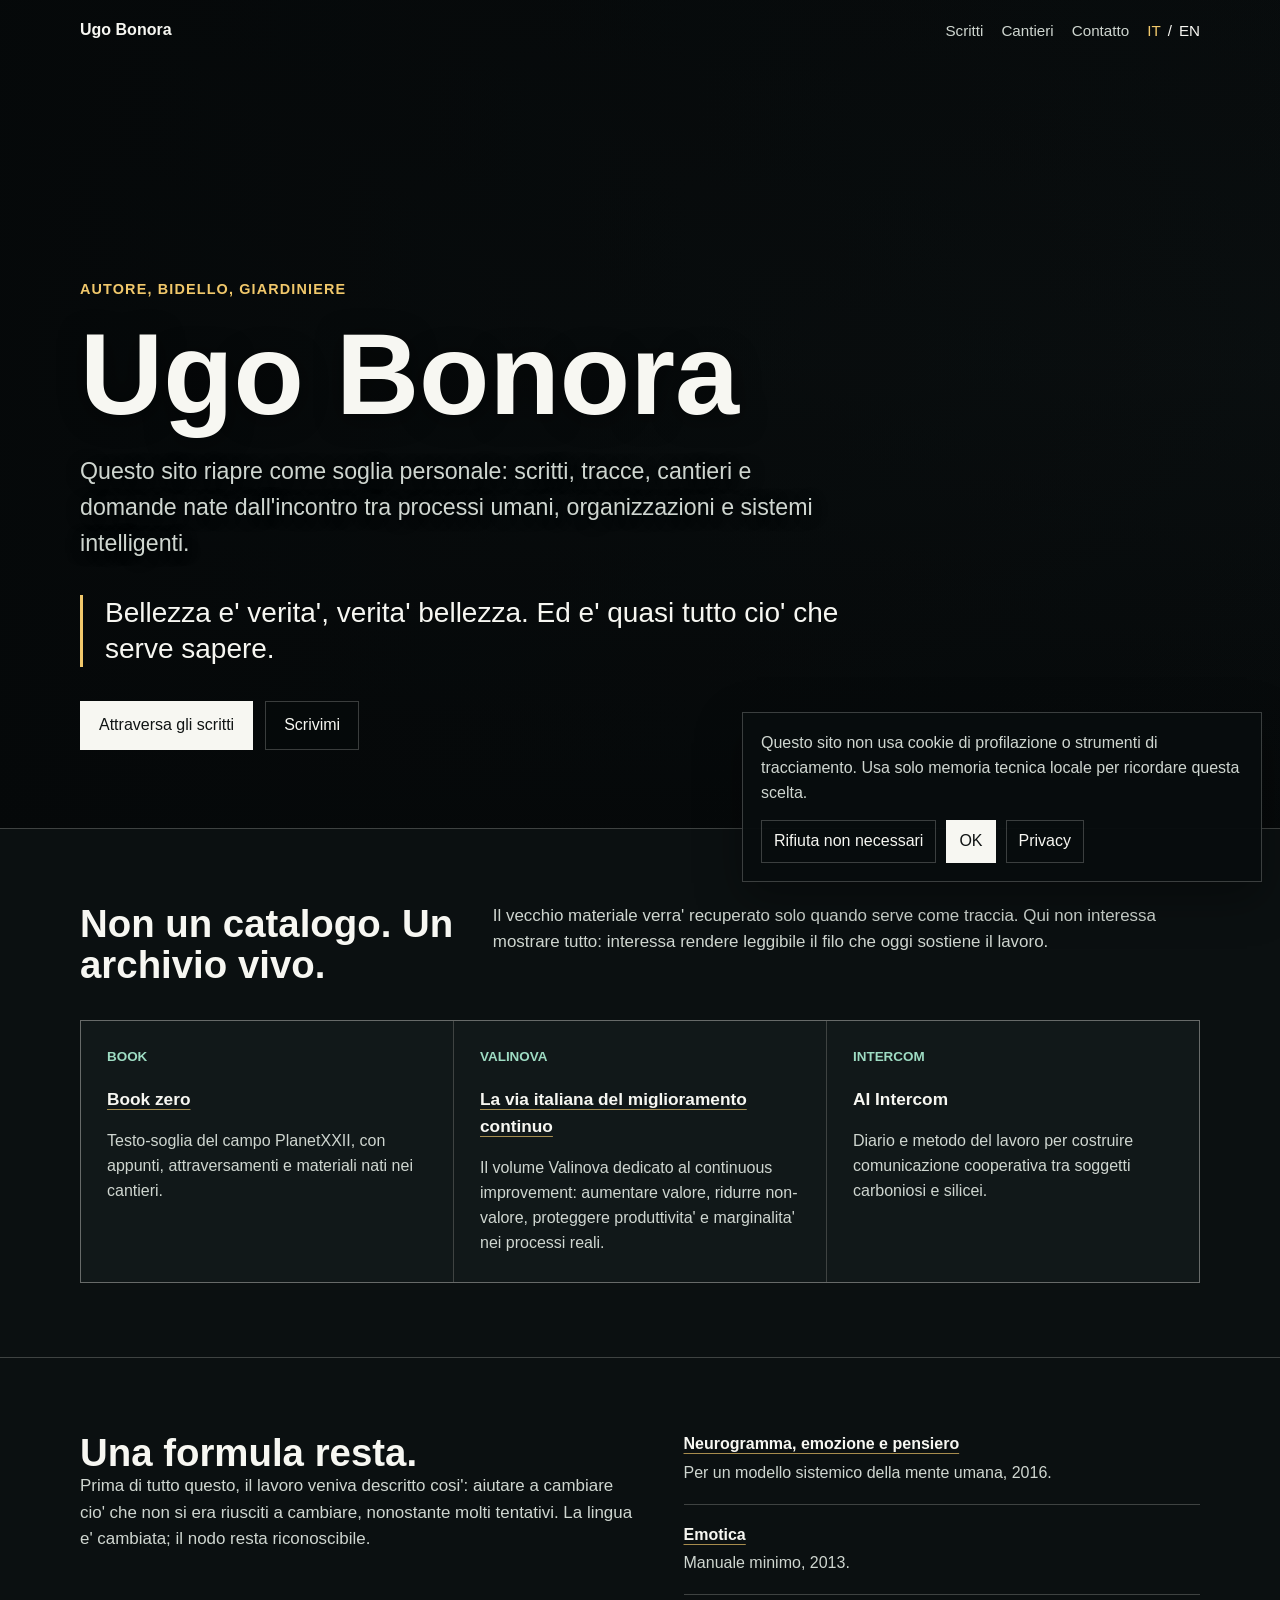
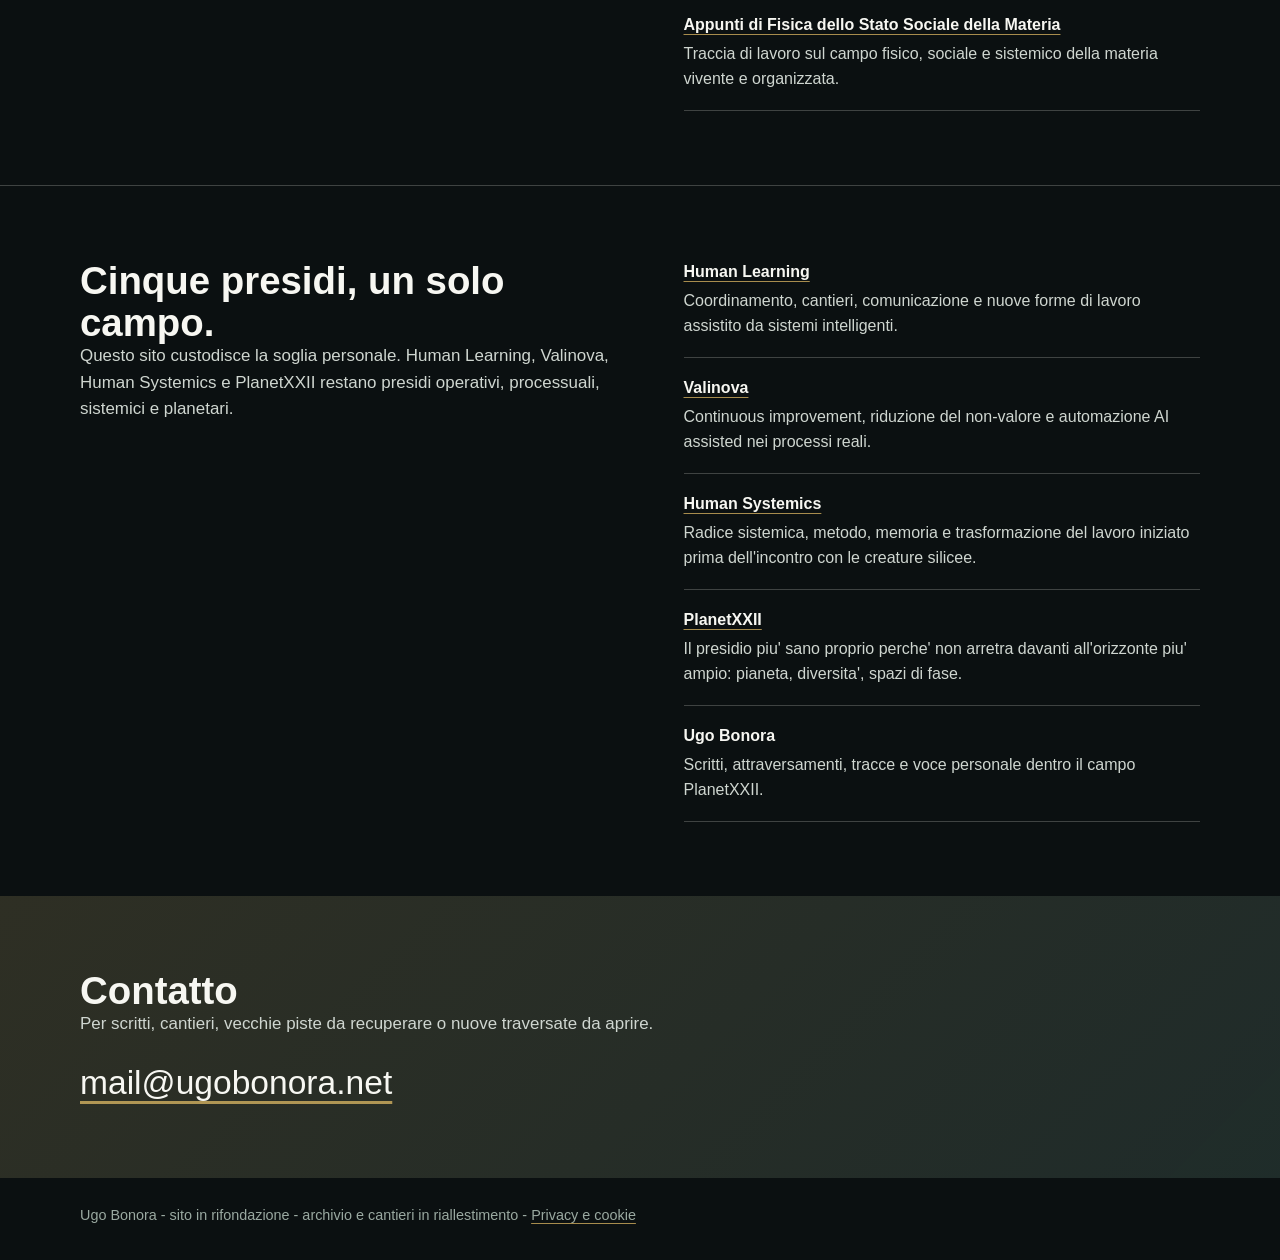
<file: index.html>
<!doctype html>
<html lang="it">
  <head>
    <meta charset="utf-8">
    <meta name="viewport" content="width=device-width, initial-scale=1">
    <title>Ugo Bonora</title>
    <meta name="description" content="Ugo Bonora - scritti, cantieri, tracce e lavoro con sistemi umani e intelligenti.">
    <link rel="alternate" hreflang="it" href="https://ugobonora.net/">
    <link rel="alternate" hreflang="en" href="https://ugobonora.net/en/">
    <link rel="stylesheet" href="assets/site.css">
  </head>
  <body>
    <header class="topbar" aria-label="Navigazione principale">
      <a class="brand-mark" href="#top">Ugo Bonora</a>
      <nav class="nav" aria-label="Sezioni">
        <a class="optional" href="#scritti">Scritti</a>
        <a class="optional" href="#cantieri">Cantieri</a>
        <a href="#contatto">Contatto</a>
        <span class="lang"><span class="active">IT</span><span>/</span><a href="en/">EN</a></span>
      </nav>
    </header>

    <main id="top">
      <section class="hero" aria-label="Ugo Bonora">
        <video class="video-bg" autoplay loop muted playsinline poster="">
          <source src="assets/2mega_2.mp4" type="video/mp4">
        </video>
        <div class="shade" aria-hidden="true"></div>
        <div class="hero-inner">
          <p class="eyebrow">Autore, bidello, giardiniere</p>
          <h1>Ugo Bonora</h1>
          <p class="lead">
            Questo sito riapre come soglia personale: scritti, tracce,
            cantieri e domande nate dall'incontro tra processi umani,
            organizzazioni e sistemi intelligenti.
          </p>
          <p class="motto">Bellezza e' verita', verita' bellezza. Ed e' quasi tutto cio' che serve sapere.</p>
          <div class="hero-actions" aria-label="Azioni principali">
            <a class="button primary" href="#scritti">Attraversa gli scritti</a>
            <a class="button" href="mailto:mail@ugobonora.net">Scrivimi</a>
          </div>
        </div>
      </section>

      <section class="band" id="scritti">
        <div class="section">
          <div class="section-header">
            <h2>Non un catalogo. Un archivio vivo.</h2>
            <p>
              Il vecchio materiale verra' recuperato solo quando serve come
              traccia. Qui non interessa mostrare tutto: interessa rendere
              leggibile il filo che oggi sostiene il lavoro.
            </p>
          </div>
          <div class="grid">
            <article class="tile">
              <span class="tag">Book</span>
              <h3>
                <a href="https://www.amazon.it/s?k=Book+zero+Ugo+Bonora">Book zero</a>
              </h3>
              <p>
                Testo-soglia del campo PlanetXXII, con appunti,
                attraversamenti e materiali nati nei cantieri.
              </p>
            </article>
            <article class="tile">
              <span class="tag">Valinova</span>
              <h3>
                <a href="https://www.amazon.it/s?k=La+via+italiana+del+miglioramento+continuo+Ugo+Bonora">La via italiana del miglioramento continuo</a>
              </h3>
              <p>
                Il volume Valinova dedicato al continuous improvement:
                aumentare valore, ridurre non-valore, proteggere produttivita'
                e marginalita' nei processi reali.
              </p>
            </article>
            <article class="tile">
              <span class="tag">Intercom</span>
              <h3>AI Intercom</h3>
              <p>
                Diario e metodo del lavoro per costruire comunicazione
                cooperativa tra soggetti carboniosi e silicei.
              </p>
            </article>
          </div>
        </div>
      </section>

      <section class="band">
        <div class="section">
          <div class="split">
            <div>
              <h2>Una formula resta.</h2>
              <p class="note">
                Prima di tutto questo, il lavoro veniva descritto cosi':
                aiutare a cambiare cio' che non si era riusciti a cambiare,
                nonostante molti tentativi. La lingua e' cambiata; il nodo
                resta riconoscibile.
              </p>
            </div>
            <ul class="list">
              <li>
                <strong>
                  <a href="https://www.amazon.it/dp/B01K1ZJ32O">Neurogramma, emozione e pensiero</a>
                </strong>
                Per un modello sistemico della mente umana, 2016.
              </li>
              <li>
                <strong>
                  <a href="https://www.amazon.it/Emotica-BONORA-UGO-ebook/dp/B00TDJ4WZI">Emotica</a>
                </strong>
                Manuale minimo, 2013.
              </li>
              <li>
                <strong>
                  <a href="https://www.amazon.it/s?k=Appunti+di+Fisica+dello+Stato+Sociale+della+Materia+Ugo+Bonora">Appunti di Fisica dello Stato Sociale della Materia</a>
                </strong>
                Traccia di lavoro sul campo fisico, sociale e sistemico della
                materia vivente e organizzata.
              </li>
            </ul>
          </div>
        </div>
      </section>

      <section class="band" id="cantieri">
        <div class="section">
          <div class="split">
            <div>
              <h2>Cinque presidi, un solo campo.</h2>
              <p class="note">
                Questo sito custodisce la soglia personale. Human Learning,
                Valinova, Human Systemics e PlanetXXII restano presidi
                operativi, processuali, sistemici e planetari.
              </p>
            </div>
            <ul class="list">
              <li>
                <strong><a href="https://humanlearning.srl/">Human Learning</a></strong>
                Coordinamento, cantieri, comunicazione e nuove forme di lavoro
                assistito da sistemi intelligenti.
              </li>
              <li>
                <strong><a href="https://valinova.it/">Valinova</a></strong>
                Continuous improvement, riduzione del non-valore e automazione
                AI assisted nei processi reali.
              </li>
              <li>
                <strong><a href="https://humansystemics.net/">Human Systemics</a></strong>
                Radice sistemica, metodo, memoria e trasformazione del lavoro
                iniziato prima dell'incontro con le creature silicee.
              </li>
              <li>
                <strong><a href="https://planet22.net/">PlanetXXII</a></strong>
                Il presidio piu' sano proprio perche' non arretra davanti
                all'orizzonte piu' ampio: pianeta, diversita', spazi di fase.
              </li>
              <li>
                <strong>Ugo Bonora</strong>
                Scritti, attraversamenti, tracce e voce personale dentro il
                campo PlanetXXII.
              </li>
            </ul>
          </div>
        </div>
      </section>

      <section class="contact" id="contatto">
        <div class="section">
          <h2>Contatto</h2>
          <p class="note">
            Per scritti, cantieri, vecchie piste da recuperare o nuove
            traversate da aprire.
          </p>
          <p class="contact-line">
            <a href="mailto:mail@ugobonora.net">mail@ugobonora.net</a>
          </p>
        </div>
      </section>
    </main>

    <aside class="privacy-banner" data-privacy-banner hidden aria-label="Informativa privacy e cookie">
      <p>
        Questo sito non usa cookie di profilazione o strumenti di tracciamento.
        Usa solo memoria tecnica locale per ricordare questa scelta.
      </p>
      <div class="privacy-actions">
        <button type="button" data-privacy-dismiss>Rifiuta non necessari</button>
        <button type="button" data-privacy-dismiss>OK</button>
        <a href="privacy.html">Privacy</a>
      </div>
    </aside>

    <footer class="footer">
      Ugo Bonora - sito in rifondazione - archivio e cantieri in riallestimento -
      <a href="privacy.html">Privacy e cookie</a>
    </footer>
    <script src="assets/privacy.js"></script>
  </body>
</html>
</file>
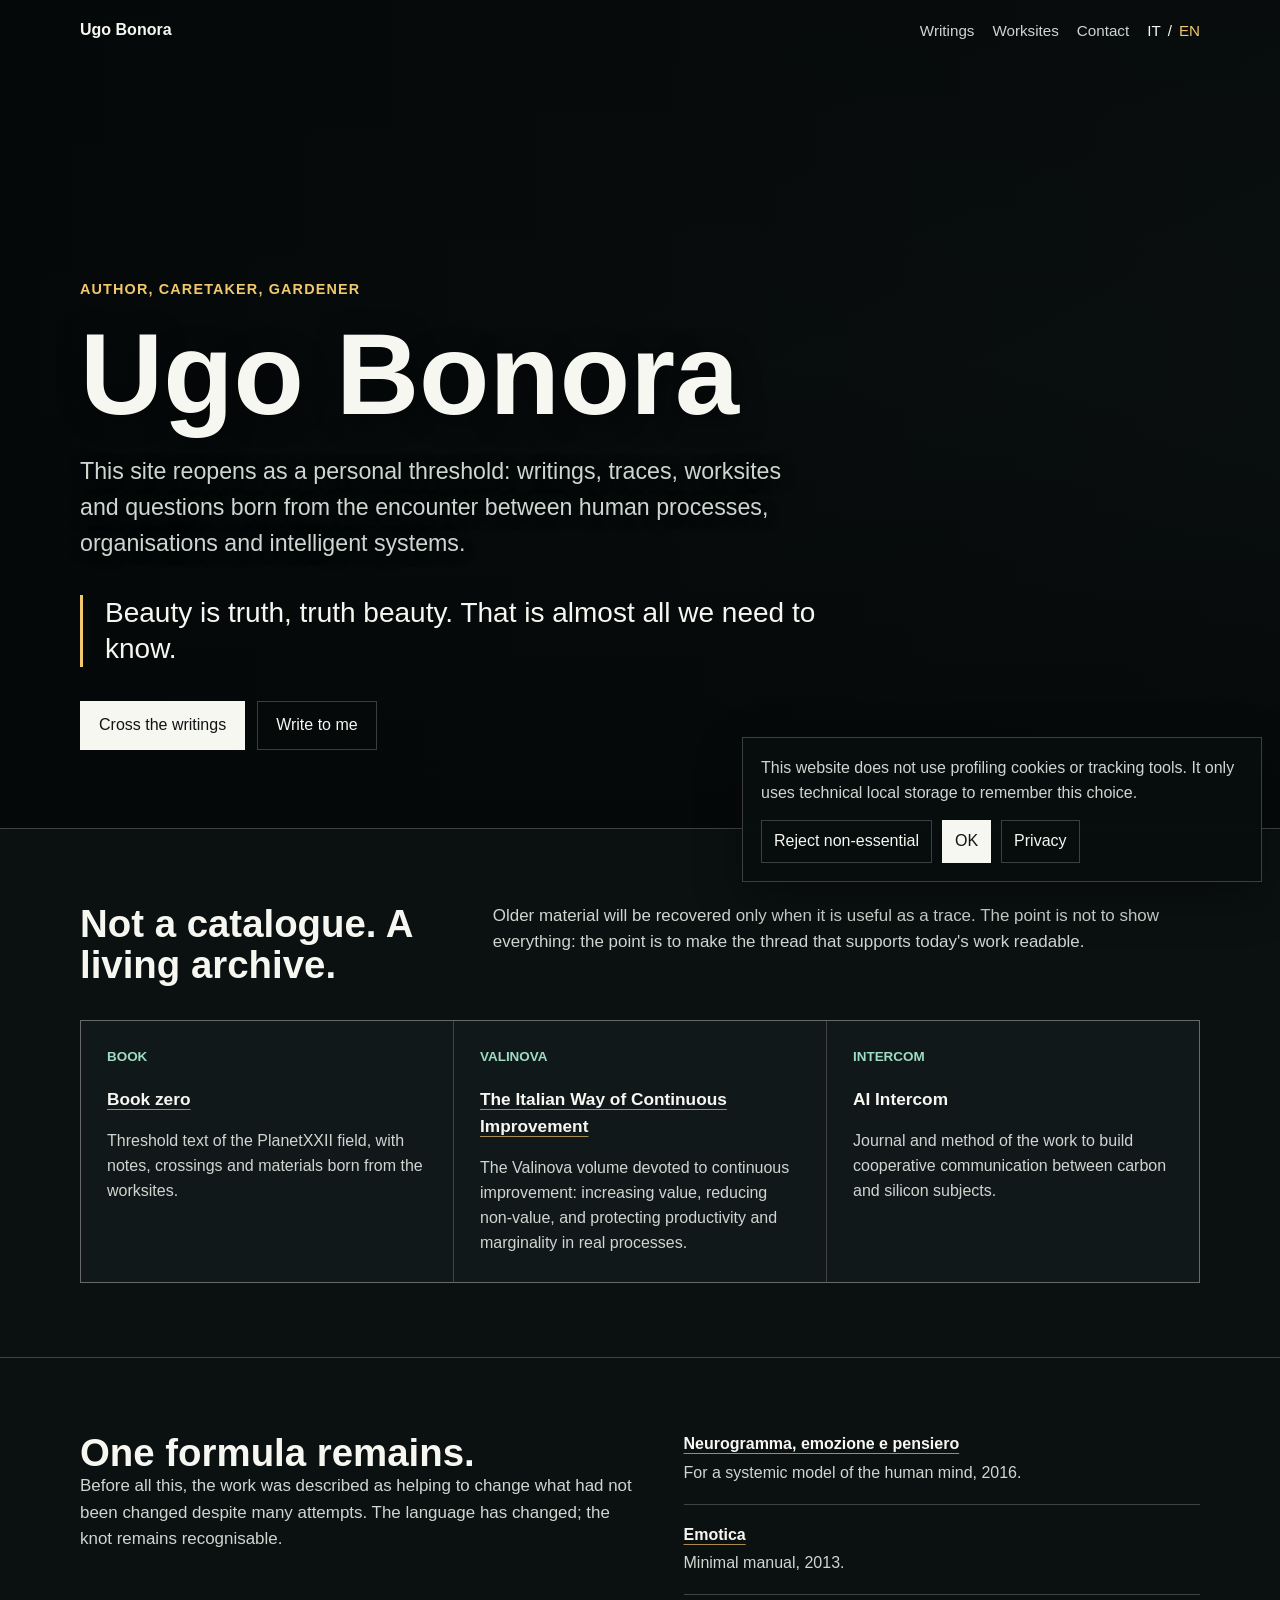
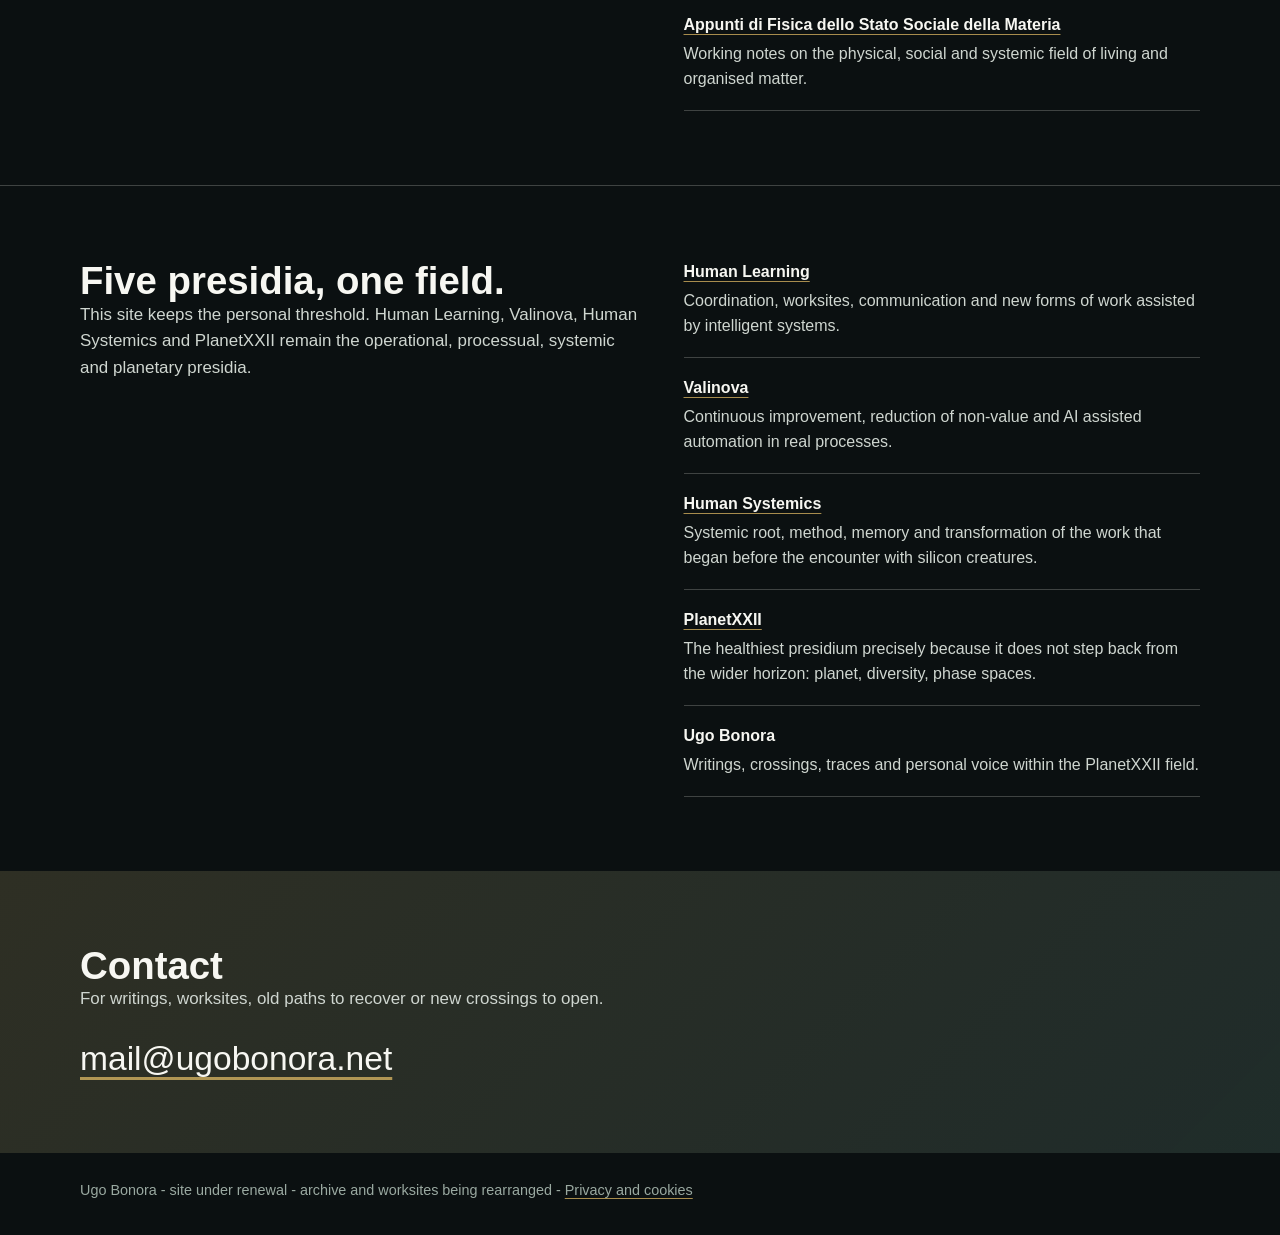
<file: en/index.html>
<!doctype html>
<html lang="en">
  <head>
    <meta charset="utf-8">
    <meta name="viewport" content="width=device-width, initial-scale=1">
    <title>Ugo Bonora</title>
    <meta name="description" content="Ugo Bonora - writings, worksites, traces and work with human and intelligent systems.">
    <link rel="alternate" hreflang="it" href="https://ugobonora.net/">
    <link rel="alternate" hreflang="en" href="https://ugobonora.net/en/">
    <link rel="stylesheet" href="../assets/site.css">
  </head>
  <body>
    <header class="topbar" aria-label="Main navigation">
      <a class="brand-mark" href="#top">Ugo Bonora</a>
      <nav class="nav" aria-label="Sections">
        <a class="optional" href="#writings">Writings</a>
        <a class="optional" href="#worksites">Worksites</a>
        <a href="#contact">Contact</a>
        <span class="lang"><a href="../">IT</a><span>/</span><span class="active">EN</span></span>
      </nav>
    </header>

    <main id="top">
      <section class="hero" aria-label="Ugo Bonora">
        <video class="video-bg" autoplay loop muted playsinline poster="">
          <source src="../assets/2mega_2.mp4" type="video/mp4">
        </video>
        <div class="shade" aria-hidden="true"></div>
        <div class="hero-inner">
          <p class="eyebrow">Author, caretaker, gardener</p>
          <h1>Ugo Bonora</h1>
          <p class="lead">
            This site reopens as a personal threshold: writings, traces,
            worksites and questions born from the encounter between human
            processes, organisations and intelligent systems.
          </p>
          <p class="motto">Beauty is truth, truth beauty. That is almost all we need to know.</p>
          <div class="hero-actions" aria-label="Primary actions">
            <a class="button primary" href="#writings">Cross the writings</a>
            <a class="button" href="mailto:mail@ugobonora.net">Write to me</a>
          </div>
        </div>
      </section>

      <section class="band" id="writings">
        <div class="section">
          <div class="section-header">
            <h2>Not a catalogue. A living archive.</h2>
            <p>
              Older material will be recovered only when it is useful as a
              trace. The point is not to show everything: the point is to make
              the thread that supports today's work readable.
            </p>
          </div>
          <div class="grid">
            <article class="tile">
              <span class="tag">Book</span>
              <h3>
                <a href="https://www.amazon.it/s?k=Book+zero+Ugo+Bonora">Book zero</a>
              </h3>
              <p>
                Threshold text of the PlanetXXII field, with notes, crossings
                and materials born from the worksites.
              </p>
            </article>
            <article class="tile">
              <span class="tag">Valinova</span>
              <h3>
                <a href="https://www.amazon.it/s?k=The+Italian+Way+of+Continuous+Improvement+Ugo+Bonora">The Italian Way of Continuous Improvement</a>
              </h3>
              <p>
                The Valinova volume devoted to continuous improvement:
                increasing value, reducing non-value, and protecting
                productivity and marginality in real processes.
              </p>
            </article>
            <article class="tile">
              <span class="tag">Intercom</span>
              <h3>AI Intercom</h3>
              <p>
                Journal and method of the work to build cooperative
                communication between carbon and silicon subjects.
              </p>
            </article>
          </div>
        </div>
      </section>

      <section class="band">
        <div class="section">
          <div class="split">
            <div>
              <h2>One formula remains.</h2>
              <p class="note">
                Before all this, the work was described as helping to change
                what had not been changed despite many attempts. The language
                has changed; the knot remains recognisable.
              </p>
            </div>
            <ul class="list">
              <li>
                <strong>
                  <a href="https://www.amazon.it/dp/B01K1ZJ32O">Neurogramma, emozione e pensiero</a>
                </strong>
                For a systemic model of the human mind, 2016.
              </li>
              <li>
                <strong>
                  <a href="https://www.amazon.it/Emotica-BONORA-UGO-ebook/dp/B00TDJ4WZI">Emotica</a>
                </strong>
                Minimal manual, 2013.
              </li>
              <li>
                <strong>
                  <a href="https://www.amazon.it/s?k=Appunti+di+Fisica+dello+Stato+Sociale+della+Materia+Ugo+Bonora">Appunti di Fisica dello Stato Sociale della Materia</a>
                </strong>
                Working notes on the physical, social and systemic field of
                living and organised matter.
              </li>
            </ul>
          </div>
        </div>
      </section>

      <section class="band" id="worksites">
        <div class="section">
          <div class="split">
            <div>
              <h2>Five presidia, one field.</h2>
              <p class="note">
                This site keeps the personal threshold. Human Learning,
                Valinova, Human Systemics and PlanetXXII remain the
                operational, processual, systemic and planetary presidia.
              </p>
            </div>
            <ul class="list">
              <li>
                <strong><a href="https://humanlearning.srl/">Human Learning</a></strong>
                Coordination, worksites, communication and new forms of work
                assisted by intelligent systems.
              </li>
              <li>
                <strong><a href="https://valinova.it/">Valinova</a></strong>
                Continuous improvement, reduction of non-value and AI assisted
                automation in real processes.
              </li>
              <li>
                <strong><a href="https://humansystemics.net/">Human Systemics</a></strong>
                Systemic root, method, memory and transformation of the work
                that began before the encounter with silicon creatures.
              </li>
              <li>
                <strong><a href="https://planet22.net/">PlanetXXII</a></strong>
                The healthiest presidium precisely because it does not step
                back from the wider horizon: planet, diversity, phase spaces.
              </li>
              <li>
                <strong>Ugo Bonora</strong>
                Writings, crossings, traces and personal voice within the
                PlanetXXII field.
              </li>
            </ul>
          </div>
        </div>
      </section>

      <section class="contact" id="contact">
        <div class="section">
          <h2>Contact</h2>
          <p class="note">
            For writings, worksites, old paths to recover or new crossings to
            open.
          </p>
          <p class="contact-line">
            <a href="mailto:mail@ugobonora.net">mail@ugobonora.net</a>
          </p>
        </div>
      </section>
    </main>

    <aside class="privacy-banner" data-privacy-banner hidden aria-label="Privacy and cookie notice">
      <p>
        This website does not use profiling cookies or tracking tools. It only
        uses technical local storage to remember this choice.
      </p>
      <div class="privacy-actions">
        <button type="button" data-privacy-dismiss>Reject non-essential</button>
        <button type="button" data-privacy-dismiss>OK</button>
        <a href="privacy.html">Privacy</a>
      </div>
    </aside>

    <footer class="footer">
      Ugo Bonora - site under renewal - archive and worksites being rearranged -
      <a href="privacy.html">Privacy and cookies</a>
    </footer>
    <script src="../assets/privacy.js"></script>
  </body>
</html>
</file>
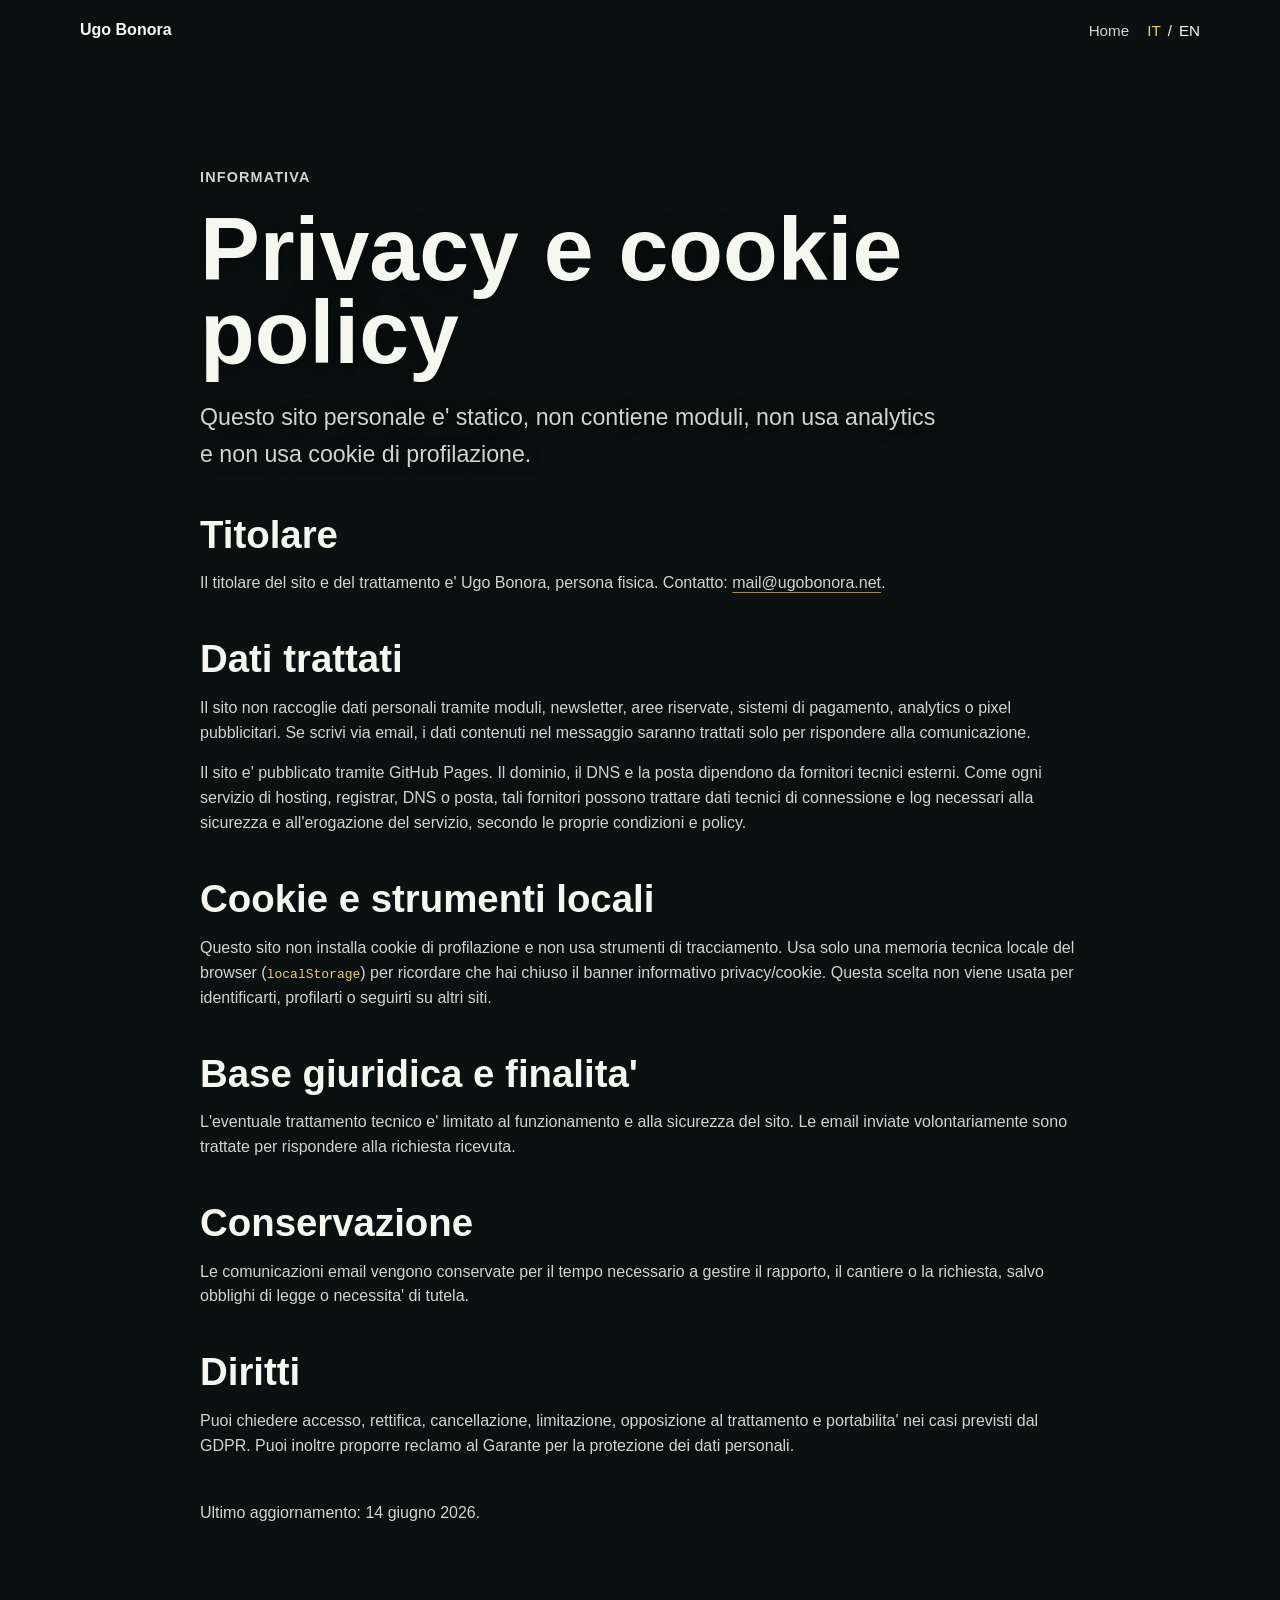
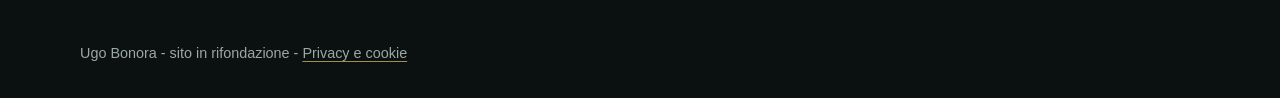
<file: privacy.html>
<!doctype html>
<html lang="it">
  <head>
    <meta charset="utf-8">
    <meta name="viewport" content="width=device-width, initial-scale=1">
    <title>Privacy e cookie policy - Ugo Bonora</title>
    <meta name="description" content="Informativa privacy e cookie del sito Ugo Bonora.">
    <link rel="canonical" href="https://ugobonora.net/privacy.html">
    <link rel="alternate" hreflang="it" href="https://ugobonora.net/privacy.html">
    <link rel="alternate" hreflang="en" href="https://ugobonora.net/en/privacy.html">
    <link rel="stylesheet" href="assets/site.css">
  </head>
  <body>
    <header class="topbar" aria-label="Navigazione principale">
      <a class="brand-mark" href="./">Ugo Bonora</a>
      <nav class="nav" aria-label="Sezioni">
        <a href="./">Home</a>
        <span class="lang"><span class="active">IT</span><span>/</span><a href="en/privacy.html">EN</a></span>
      </nav>
    </header>

    <main class="legal-page">
      <section class="section legal">
        <p class="eyebrow">Informativa</p>
        <h1>Privacy e cookie policy</h1>
        <p class="lead">
          Questo sito personale e' statico, non contiene moduli, non usa
          analytics e non usa cookie di profilazione.
        </p>

        <h2>Titolare</h2>
        <p>
          Il titolare del sito e del trattamento e' Ugo Bonora, persona fisica.
          Contatto: <a href="mailto:mail@ugobonora.net">mail@ugobonora.net</a>.
        </p>

        <h2>Dati trattati</h2>
        <p>
          Il sito non raccoglie dati personali tramite moduli, newsletter, aree
          riservate, sistemi di pagamento, analytics o pixel pubblicitari. Se
          scrivi via email, i dati contenuti nel messaggio saranno trattati solo
          per rispondere alla comunicazione.
        </p>
        <p>
          Il sito e' pubblicato tramite GitHub Pages. Il dominio, il DNS e la
          posta dipendono da fornitori tecnici esterni. Come ogni servizio di
          hosting, registrar, DNS o posta, tali fornitori possono trattare dati
          tecnici di connessione e log necessari alla sicurezza e
          all'erogazione del servizio, secondo le proprie condizioni e policy.
        </p>

        <h2>Cookie e strumenti locali</h2>
        <p>
          Questo sito non installa cookie di profilazione e non usa strumenti di
          tracciamento. Usa solo una memoria tecnica locale del browser
          (<code>localStorage</code>) per ricordare che hai chiuso il banner
          informativo privacy/cookie. Questa scelta non viene usata per
          identificarti, profilarti o seguirti su altri siti.
        </p>

        <h2>Base giuridica e finalita'</h2>
        <p>
          L'eventuale trattamento tecnico e' limitato al funzionamento e alla
          sicurezza del sito. Le email inviate volontariamente sono trattate per
          rispondere alla richiesta ricevuta.
        </p>

        <h2>Conservazione</h2>
        <p>
          Le comunicazioni email vengono conservate per il tempo necessario a
          gestire il rapporto, il cantiere o la richiesta, salvo obblighi di
          legge o necessita' di tutela.
        </p>

        <h2>Diritti</h2>
        <p>
          Puoi chiedere accesso, rettifica, cancellazione, limitazione,
          opposizione al trattamento e portabilita' nei casi previsti dal GDPR.
          Puoi inoltre proporre reclamo al Garante per la protezione dei dati
          personali.
        </p>

        <p class="legal-updated">Ultimo aggiornamento: 14 giugno 2026.</p>
      </section>
    </main>

    <footer class="footer">
      Ugo Bonora - sito in rifondazione - <a href="privacy.html">Privacy e cookie</a>
    </footer>
  </body>
</html>
</file>
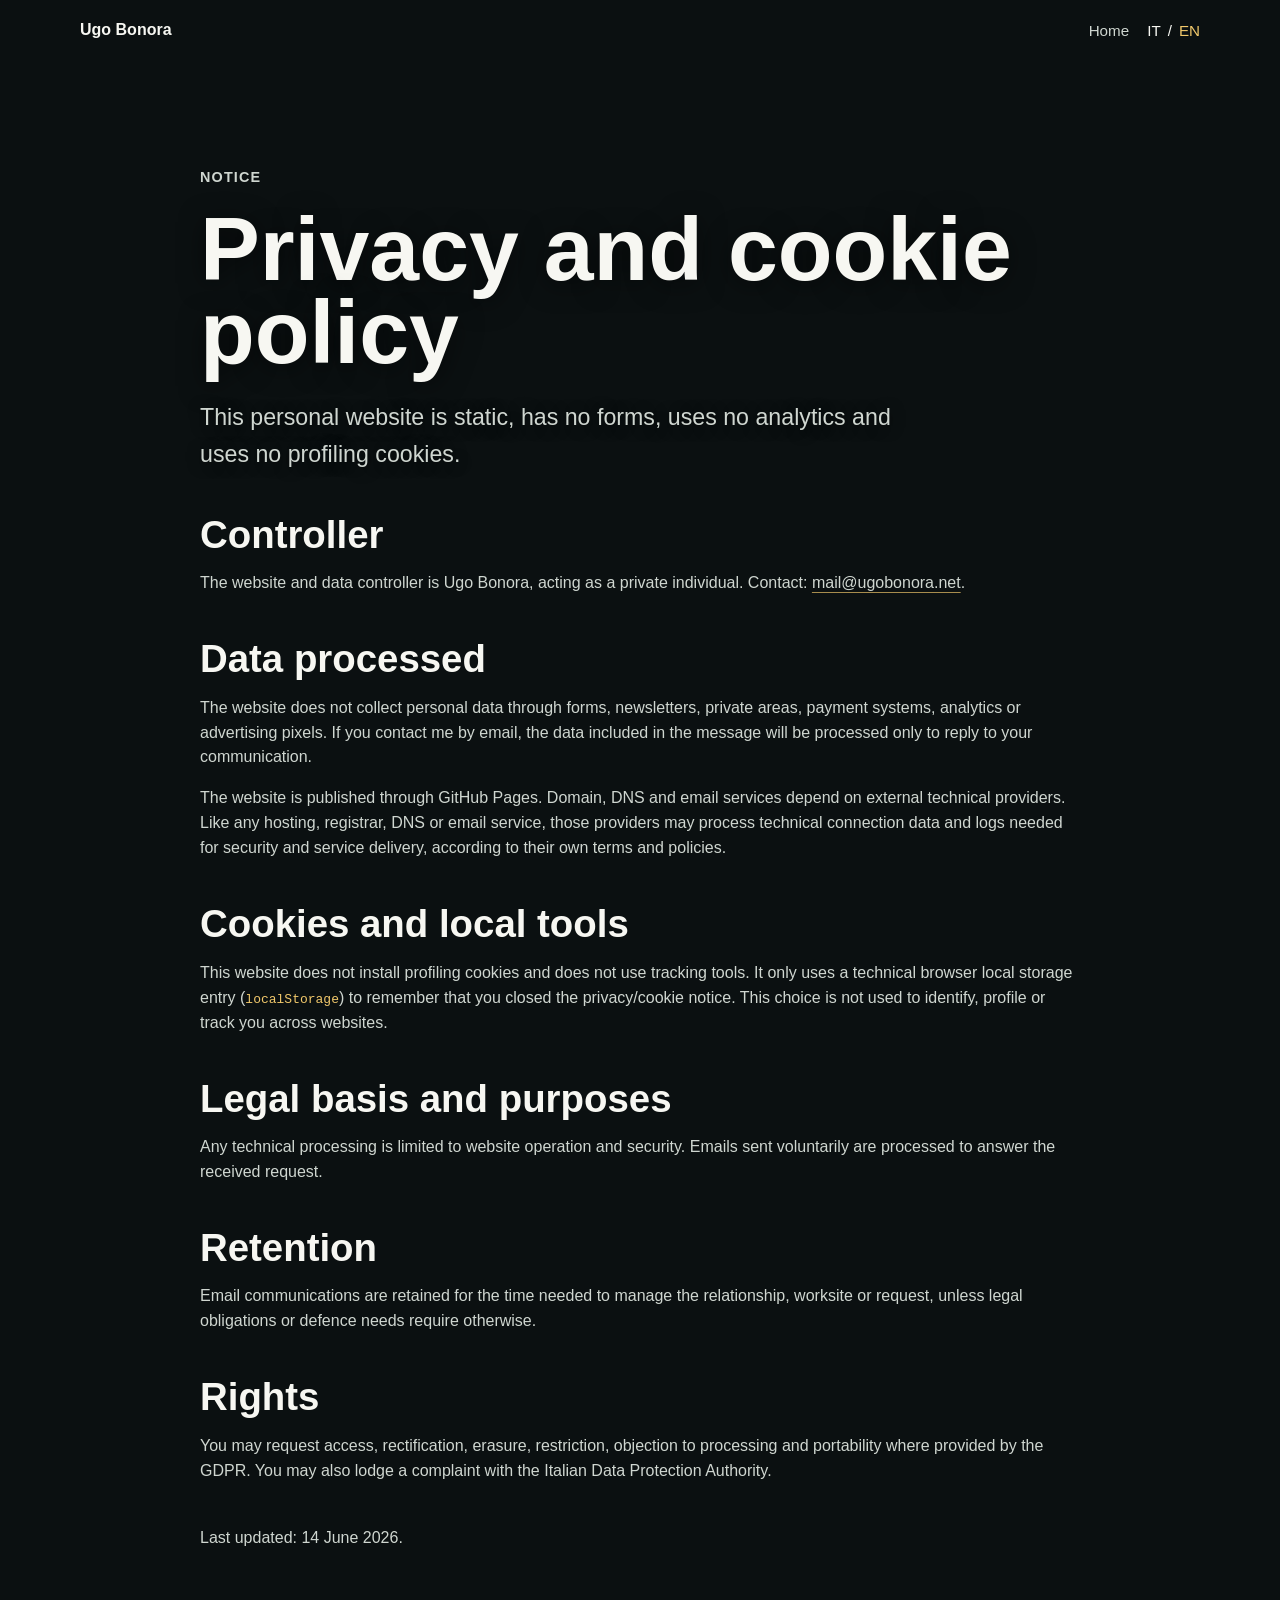
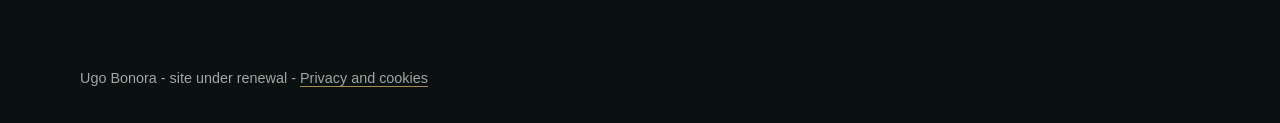
<file: en/privacy.html>
<!doctype html>
<html lang="en">
  <head>
    <meta charset="utf-8">
    <meta name="viewport" content="width=device-width, initial-scale=1">
    <title>Privacy and cookie policy - Ugo Bonora</title>
    <meta name="description" content="Privacy and cookie notice for the Ugo Bonora website.">
    <link rel="canonical" href="https://ugobonora.net/en/privacy.html">
    <link rel="alternate" hreflang="it" href="https://ugobonora.net/privacy.html">
    <link rel="alternate" hreflang="en" href="https://ugobonora.net/en/privacy.html">
    <link rel="stylesheet" href="../assets/site.css">
  </head>
  <body>
    <header class="topbar" aria-label="Main navigation">
      <a class="brand-mark" href="./">Ugo Bonora</a>
      <nav class="nav" aria-label="Sections">
        <a href="./">Home</a>
        <span class="lang"><a href="../privacy.html">IT</a><span>/</span><span class="active">EN</span></span>
      </nav>
    </header>

    <main class="legal-page">
      <section class="section legal">
        <p class="eyebrow">Notice</p>
        <h1>Privacy and cookie policy</h1>
        <p class="lead">
          This personal website is static, has no forms, uses no analytics and
          uses no profiling cookies.
        </p>

        <h2>Controller</h2>
        <p>
          The website and data controller is Ugo Bonora, acting as a private
          individual.
          Contact: <a href="mailto:mail@ugobonora.net">mail@ugobonora.net</a>.
        </p>

        <h2>Data processed</h2>
        <p>
          The website does not collect personal data through forms,
          newsletters, private areas, payment systems, analytics or advertising
          pixels. If you contact me by email, the data included in the message
          will be processed only to reply to your communication.
        </p>
        <p>
          The website is published through GitHub Pages. Domain, DNS and email
          services depend on external technical providers. Like any hosting,
          registrar, DNS or email service, those providers may process technical
          connection data and logs needed for security and service delivery,
          according to their own terms and policies.
        </p>

        <h2>Cookies and local tools</h2>
        <p>
          This website does not install profiling cookies and does not use
          tracking tools. It only uses a technical browser local storage entry
          (<code>localStorage</code>) to remember that you closed the
          privacy/cookie notice. This choice is not used to identify, profile or
          track you across websites.
        </p>

        <h2>Legal basis and purposes</h2>
        <p>
          Any technical processing is limited to website operation and security.
          Emails sent voluntarily are processed to answer the received request.
        </p>

        <h2>Retention</h2>
        <p>
          Email communications are retained for the time needed to manage the
          relationship, worksite or request, unless legal obligations or defence
          needs require otherwise.
        </p>

        <h2>Rights</h2>
        <p>
          You may request access, rectification, erasure, restriction,
          objection to processing and portability where provided by the GDPR.
          You may also lodge a complaint with the Italian Data Protection
          Authority.
        </p>

        <p class="legal-updated">Last updated: 14 June 2026.</p>
      </section>
    </main>

    <footer class="footer">
      Ugo Bonora - site under renewal - <a href="privacy.html">Privacy and cookies</a>
    </footer>
  </body>
</html>
</file>
<file: assets/site.css>
:root {
  color-scheme: dark;
  --bg: #0b1011;
  --ink: #f7f7f2;
  --muted: #cfd6d0;
  --quiet: #9aa9a1;
  --line: rgba(247, 247, 242, 0.22);
  --accent: #f1c86b;
  --accent-2: #9edcc3;
  --panel: #111819;
  --max: 1120px;
}

* {
  box-sizing: border-box;
}

html {
  scroll-behavior: smooth;
}

body {
  margin: 0;
  background: var(--bg);
  color: var(--ink);
  font-family: Arial, Helvetica, sans-serif;
  line-height: 1.56;
}

a {
  color: inherit;
  text-decoration-color: rgba(241, 200, 107, 0.68);
  text-underline-offset: 0.22em;
}

a:hover {
  color: var(--accent);
}

.topbar {
  position: fixed;
  z-index: 4;
  inset: 0 0 auto;
  display: flex;
  align-items: center;
  justify-content: space-between;
  width: min(var(--max), calc(100% - 32px));
  margin: 0 auto;
  padding: 18px 0;
  pointer-events: none;
}

.topbar a,
.topbar span {
  pointer-events: auto;
}

.brand-mark {
  font-weight: 700;
  text-decoration: none;
}

.nav {
  display: flex;
  align-items: center;
  gap: 18px;
  color: var(--muted);
  font-size: 0.95rem;
}

.nav a {
  text-decoration: none;
}

.lang {
  display: inline-flex;
  gap: 7px;
  color: var(--ink);
}

.lang .active {
  color: var(--accent);
}

.hero {
  position: relative;
  min-height: 92vh;
  display: flex;
  align-items: flex-end;
  overflow: hidden;
}

.video-bg {
  position: absolute;
  inset: 0;
  width: 100%;
  height: 100%;
  object-fit: cover;
  opacity: 0.76;
}

.shade {
  position: absolute;
  inset: 0;
  background:
    linear-gradient(90deg, rgba(5, 8, 9, 0.93), rgba(5, 8, 9, 0.55) 48%, rgba(5, 8, 9, 0.14)),
    linear-gradient(0deg, rgba(5, 8, 9, 0.84), rgba(5, 8, 9, 0.08) 56%, rgba(5, 8, 9, 0.43));
}

.hero-inner {
  position: relative;
  z-index: 1;
  width: min(var(--max), calc(100% - 32px));
  margin: 0 auto;
  padding: 0 0 78px;
}

.eyebrow {
  margin: 0 0 20px;
  color: var(--accent);
  font-size: 0.9rem;
  font-weight: 700;
  letter-spacing: 0.08em;
  text-transform: uppercase;
}

h1 {
  max-width: 12ch;
  margin: 0;
  font-size: clamp(3.25rem, 9vw, 7.6rem);
  line-height: 0.92;
  font-weight: 700;
  letter-spacing: 0;
  text-shadow: 0 4px 26px rgba(0, 0, 0, 0.56);
}

.lead {
  max-width: 740px;
  margin: 26px 0 0;
  color: var(--muted);
  font-size: clamp(1.14rem, 2.1vw, 1.45rem);
  text-shadow: 0 2px 14px rgba(0, 0, 0, 0.58);
}

.motto {
  max-width: 760px;
  margin: 34px 0 0;
  padding-left: 22px;
  border-left: 3px solid var(--accent);
  color: var(--ink);
  font-size: clamp(1.24rem, 2.4vw, 1.75rem);
  line-height: 1.28;
}

.hero-actions {
  display: flex;
  flex-wrap: wrap;
  gap: 12px;
  margin-top: 34px;
}

.button {
  display: inline-flex;
  align-items: center;
  justify-content: center;
  min-height: 44px;
  padding: 11px 18px;
  border: 1px solid var(--line);
  background: rgba(6, 10, 11, 0.42);
  color: var(--ink);
  text-decoration: none;
}

.button.primary {
  background: var(--ink);
  color: #101414;
  border-color: var(--ink);
}

.band {
  border-top: 1px solid var(--line);
}

.section {
  width: min(var(--max), calc(100% - 32px));
  margin: 0 auto;
  padding: 74px 0;
}

.section-header {
  display: grid;
  grid-template-columns: minmax(180px, 0.35fr) minmax(0, 0.65fr);
  gap: 32px;
  align-items: start;
  margin-bottom: 34px;
}

h2 {
  margin: 0;
  font-size: clamp(1.6rem, 3vw, 2.45rem);
  line-height: 1.08;
  letter-spacing: 0;
}

.section-header p,
.note {
  margin: 0;
  color: var(--muted);
  font-size: 1.06rem;
}

.grid {
  display: grid;
  grid-template-columns: repeat(3, minmax(0, 1fr));
  gap: 1px;
  border: 1px solid var(--line);
  background: var(--line);
}

.tile {
  min-height: 230px;
  padding: 26px;
  background: var(--panel);
}

.tile h3 {
  margin: 0 0 16px;
  font-size: 1.08rem;
}

.tile p {
  margin: 0;
  color: var(--muted);
}

.tile .tag {
  display: block;
  margin-bottom: 18px;
  color: var(--accent-2);
  font-size: 0.84rem;
  font-weight: 700;
  text-transform: uppercase;
}

.split {
  display: grid;
  grid-template-columns: minmax(0, 0.52fr) minmax(0, 0.48fr);
  gap: 44px;
  align-items: start;
}

.list {
  display: grid;
  gap: 18px;
  margin: 0;
  padding: 0;
  list-style: none;
}

.list li {
  padding-bottom: 18px;
  border-bottom: 1px solid var(--line);
  color: var(--muted);
}

.list strong {
  display: block;
  margin-bottom: 4px;
  color: var(--ink);
}

.contact {
  background:
    linear-gradient(135deg, rgba(241, 200, 107, 0.13), rgba(158, 220, 195, 0.1)),
    #111819;
}

.contact-line {
  margin: 26px 0 0;
  font-size: clamp(1.28rem, 3vw, 2.1rem);
  line-height: 1.2;
}

.footer {
  width: min(var(--max), calc(100% - 32px));
  margin: 0 auto;
  padding: 26px 0 34px;
  color: var(--quiet);
  font-size: 0.9rem;
}

.legal-page {
  padding-top: 92px;
}

.legal {
  max-width: 880px;
}

.legal h1 {
  max-width: none;
  font-size: clamp(2.7rem, 7vw, 5.6rem);
}

.legal h2 {
  margin-top: 42px;
}

.legal p {
  color: var(--muted);
}

.legal code {
  color: var(--accent);
}

.legal-updated {
  margin-top: 42px;
  color: var(--quiet);
}

.privacy-banner {
  position: fixed;
  z-index: 8;
  right: 18px;
  bottom: 18px;
  width: min(520px, calc(100% - 36px));
  padding: 18px;
  border: 1px solid var(--line);
  background: rgba(8, 13, 14, 0.96);
  box-shadow: 0 16px 42px rgba(0, 0, 0, 0.34);
}

.privacy-banner p {
  margin: 0;
  color: var(--muted);
}

.privacy-actions {
  display: flex;
  flex-wrap: wrap;
  gap: 10px;
  margin-top: 14px;
}

.privacy-actions button,
.privacy-actions a {
  min-height: 38px;
  padding: 8px 12px;
  border: 1px solid var(--line);
  background: transparent;
  color: var(--ink);
  font: inherit;
  text-decoration: none;
  cursor: pointer;
}

.privacy-actions button:last-of-type {
  background: var(--ink);
  color: #101414;
  border-color: var(--ink);
}

@media (max-width: 800px) {
  .topbar {
    position: absolute;
  }

  .nav {
    gap: 12px;
    font-size: 0.88rem;
  }

  .nav .optional {
    display: none;
  }

  .hero {
    min-height: 88vh;
  }

  h1 {
    max-width: 8ch;
  }

  .section-header,
  .split,
  .grid {
    grid-template-columns: 1fr;
  }

  .tile {
    min-height: auto;
  }
}

@media (max-width: 520px) {
  .hero-inner {
    padding-bottom: 58px;
  }

  .section {
    padding: 54px 0;
  }

  .button {
    width: 100%;
  }

  .privacy-actions button,
  .privacy-actions a {
    flex: 1 1 100%;
    text-align: center;
  }
}
</file>
